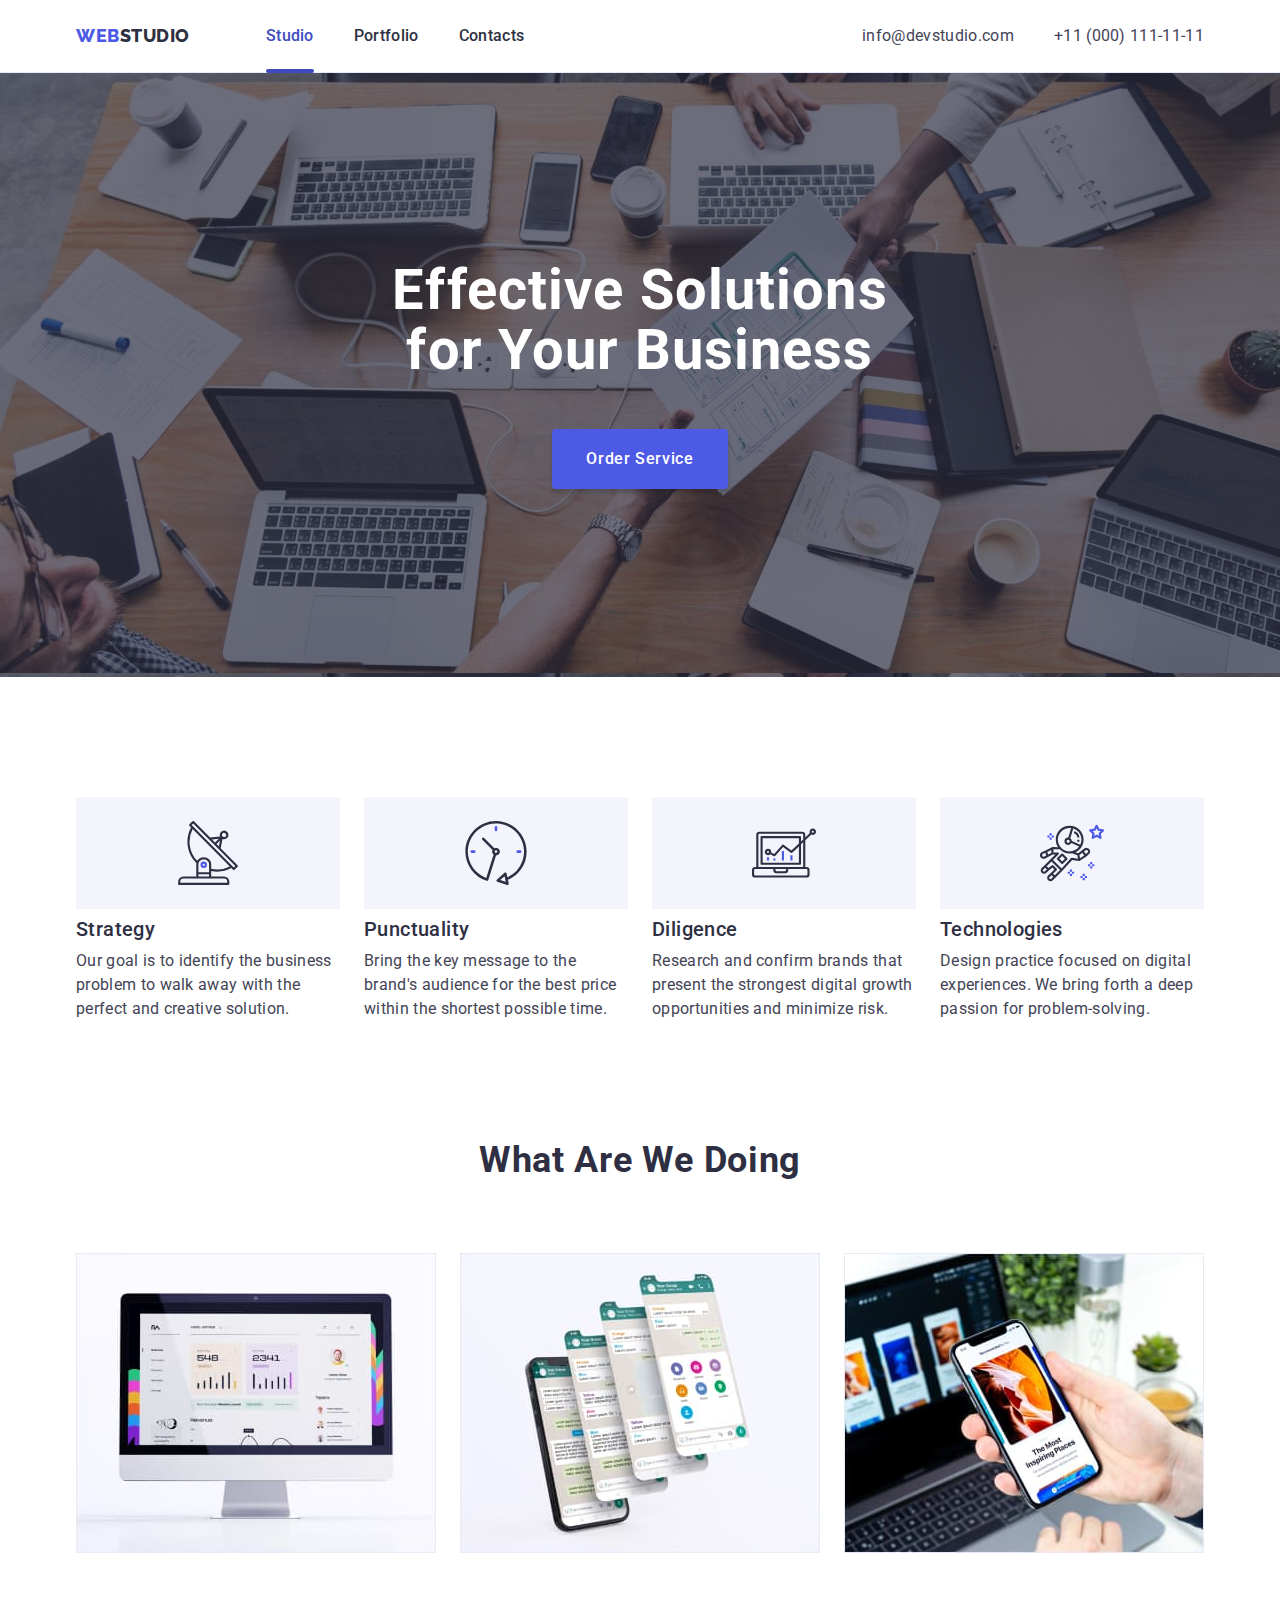
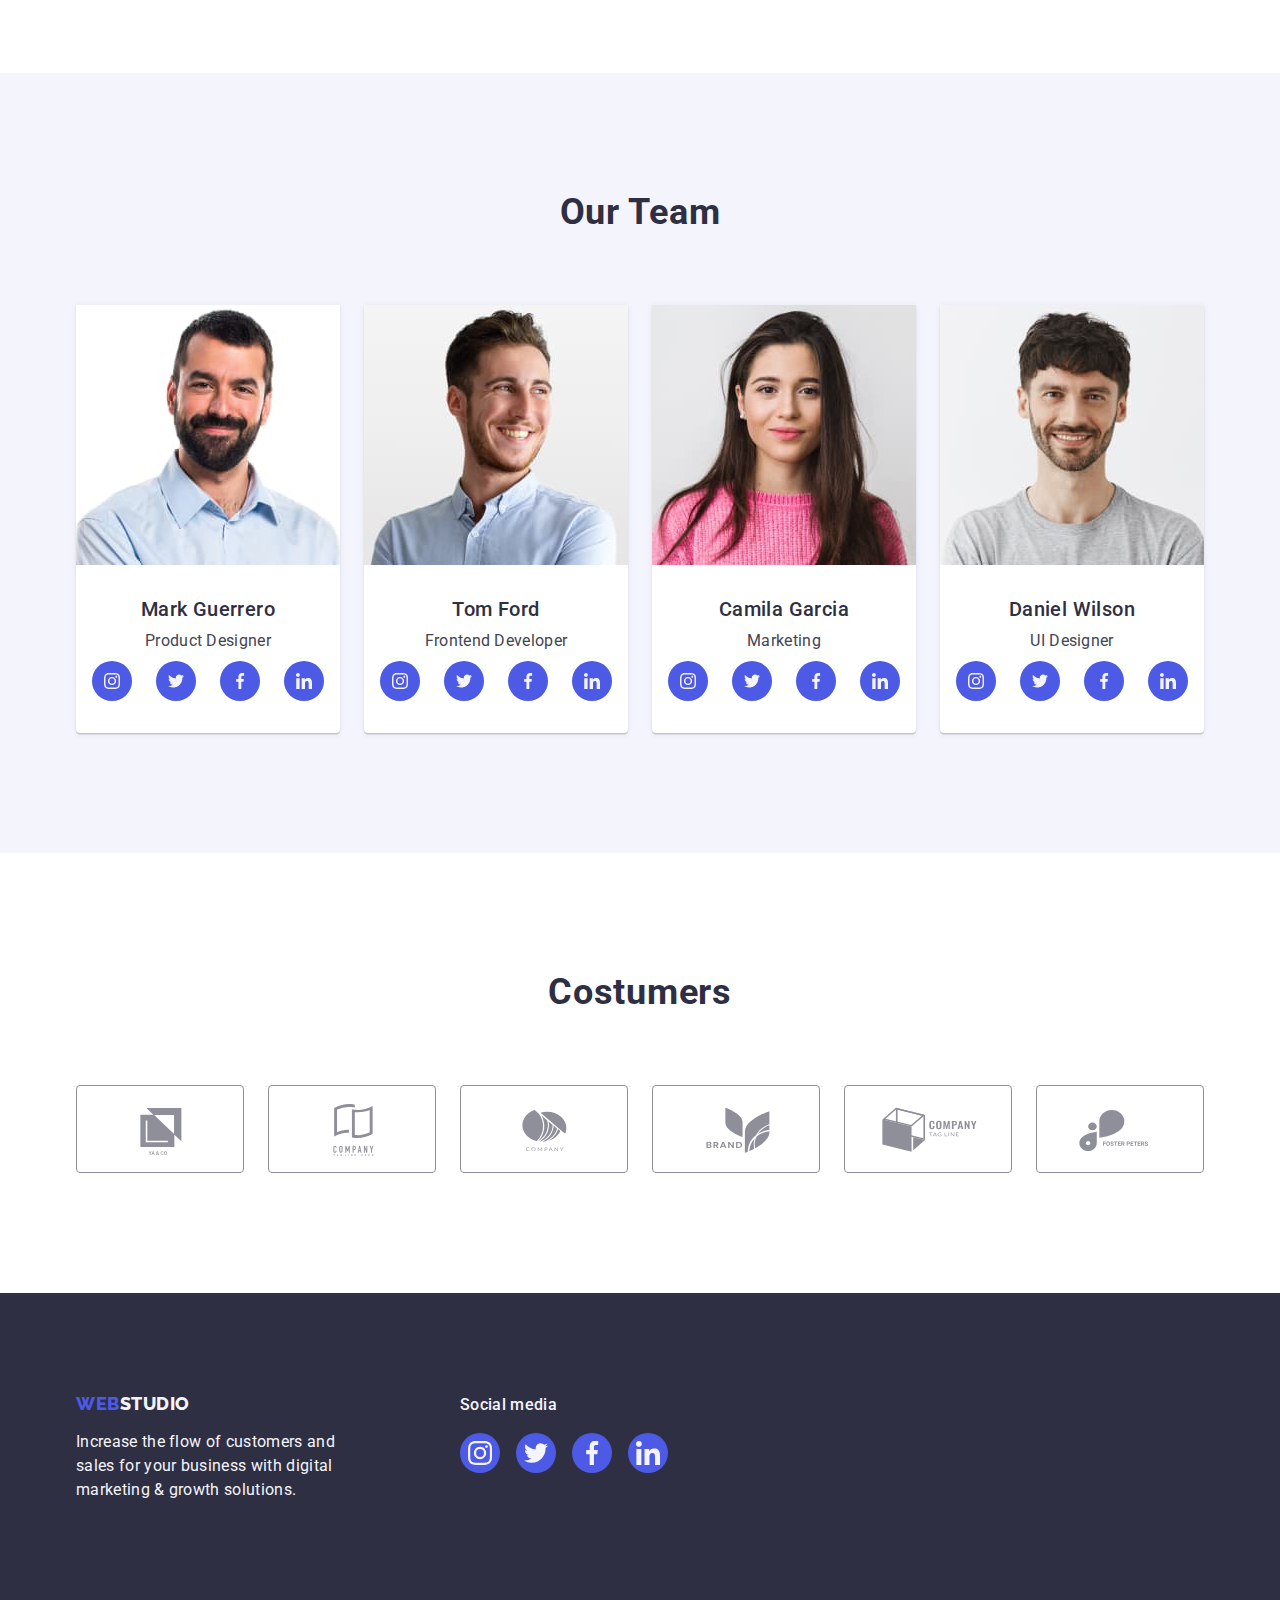
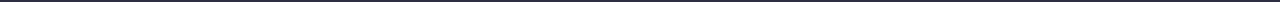
<file: index.html>
<!DOCTYPE html>
<html lang="en">

<head>
  <meta charset="UTF-8" />
  <meta http-equiv="X-UA-Compatible" content="IE=edge" />
  <meta name="viewport" content="width=device-width, initial-scale=1.0" />
  <link rel="stylesheet" href="https://cdn.jsdelivr.net/npm/modern-normalize@1.1.0/modern-normalize.min.css">
  <link rel="preconnect" href="https://fonts.googleapis.com" />
  <link rel="preconnect" href="https://fonts.gstatic.com" crossorigin />
  <link href="https://fonts.googleapis.com/css2?family=Raleway:wght@800&family=Roboto:wght@400;500;700;900&display=swap"
    rel="stylesheet" />
  <title>WEBSTUDIO</title>
  <link rel="stylesheet" href="./css/styles.css" />
</head>

<body>

  <!-- ХЕДЕР -->
  <header class="page-header">
    <div class="container container-header">
      <!-- НАВІГАЦІЯ -->
      <nav class="navigations">
        <a class="logo-heder link" href="">Web<span class="web">Studio</span></a>
        <ul class="list menu">
          <li class="menu-item">
            <a class="link menu-link active" href="./index.html">Studio</a>
          </li>
          <li class="menu-item">
            <a class="link menu-link" href="./portfolio.html">Portfolio</a>
          </li>
          <li class="menu-item">
            <a class="link menu-link" href="">Contacts</a>
          </li>
        </ul>
      </nav>
      <!-- АДРЕСА -->
      <address class="nav-cont">
        <ul class="nav-adress list">
          <li class="nav-adress-mail">
            <a class="nav-adress-link link mail" href="mailto:info@devstudio.com">info@devstudio.com</a>
          </li>
          <li class="nav-adress-tel">
            <a class="nav-adress-link link" href="tel:+110001111111">+11 (000) 111-11-11</a>
          </li>
        </ul>
      </address>
    </div>
  </header>
  <main>
    <!-- СЕКЦІЯ ГЕРОЙ -->
    <section class="section-hero">
      <div class="container">
        <h1 class="main-title">Effective Solutions for Your Business</h1>
        <button class="main-btn" data-modal-open type="button">Order Service</button>
      </div>
    </section>
    <!-- СЕКЦІЯ НАША ПОЛІТИКА -->
    <section class="section">
      <h2 class="policy visually-hidden">Our policy</h2>
      <div class="container cont-our-policy">
        <ul class="list policy-list">
          <li class="policy-item">
            <div class="policy-icons"><svg class="policy-icon" width="64" height="64">
                <use href="./images/icons.svg#icon-antenna-1"></use>
              </svg></div>
            <h3 class="list-our-policy">Strategy</h3>
            <p class="descr-our-policy">
              Our goal is to identify the business problem to walk away with the
              perfect and creative solution.
            </p>
          </li>
          <li class="policy-item">
            <div class="policy-icons"><svg class="policy-icon" width="64" height="64">
                <use href="./images/icons.svg#icon-clock-1"></use>
              </svg></div>
            <h3 class="list-our-policy">Punctuality</h3>
            <p class="descr-our-policy">
              Bring the key message to the brand's audience for the best price
              within the shortest possible time.
            </p>
          </li>
          <li class="policy-item">
            <div class="policy-icons"><svg class="policy-icon" width="64" height="64">
                <use href="./images/icons.svg#icon-diagram-1"></use>
              </svg></div>
            <h3 class="list-our-policy">Diligence</h3>
            <p class="descr-our-policy">
              Research and confirm brands that present the strongest digital
              growth opportunities and minimize risk.
            </p>
          </li>
          <li class="policy-item">
            <div class="policy-icons"><svg class="policy-icon" width="64" height="64">
                <use href="./images/icons.svg#icon-astronaut-1"></use>
              </svg></div>
            <h3 class="list-our-policy">Technologies</h3>
            <p class="descr-our-policy">
              Design practice focused on digital experiences. We bring forth a
              deep passion for problem-solving.
            </p>
          </li>
        </ul>
      </div>
    </section>
    <!-- СЕКЦІЯ КАРТИНОК, ЩО МИ РОБИМО -->
    <section class="section-work">

      <div class="container our-work">
        <h2 class="work">What are we doing</h2>
        <ul class="list work-list">
          <li class="pictiure-item">
            <img src="./images/photo-1.jpg" width="360" height="300" alt="monitor" />
          </li>
          <li class="pictiure-item">
            <img src="./images/photo-2.jpg" width="360" height="300" alt="mobile-screen" />
          </li>
          <li class="pictiure-item">
            <img src="./images/photo-3.jpg" width="360" height="300" alt="cellphone" />
          </li>
        </ul>
      </div>
    </section>
    <!-- СЕКЦІЯ НАША КОМАНДА -->
    <section class="section our-team">
      <div class="container our-team">
        <h2 class="team">Our Team</h2>
        <ul class="list team-list">
          <li class="employee">
            <img src="./images/mark-guerrero.jpg" width="264" height="260" alt="Mark Guerrero" />
            <div class="employee-position">
              <h3 class="team-name">Mark Guerrero</h3>
              <p class="position">Product Designer</p>
              <ul class="social-list">
                <li class="social-item list"><a class="social-link" href=""><svg class="social-icon" width="16px"
                      height="16px">
                      <use href="./images/icons.svg#icon-instagram-2"></use>
                    </svg></a></li>
                <li class="social-item list"><a class="social-link" href=""><svg class="social-icon" width="16px"
                      height="16px">
                      <use href="./images/icons.svg#icon-twitter-1"></use>
                    </svg></a></li>
                <li class="social-item list"><a class="social-link" href=""><svg class="social-icon" width="16px"
                      height="16px">
                      <use href="./images/icons.svg#icon-facebook-1"></use>
                    </svg></a></li>
                <li class="social-item list"><a class="social-link" href=""><svg class="social-icon" width="16px"
                      height="16px">
                      <use href="./images/icons.svg#icon-linkedin-1"></use>
                    </svg></a></li>
              </ul>
            </div>
          </li>
          <li class="employee">
            <img src="./images/tom-ford.jpg" width="264" height="260" alt="Tom Ford" />
            <div class="employee-position">
              <h3 class="team-name">Tom Ford</h3>
              <p class="position">Frontend Developer</p>
              <ul class="social-list">
                <li class="social-item list"><a class="social-link link-studio" href=""><svg class="social-icon"
                      width="16px" height="16px">
                      <use href="./images/icons.svg#icon-instagram-2"></use>
                    </svg></a></li>
                <li class="social-item list"><a class="social-link link-studio" href=""><svg class="social-icon"
                      width="16px" height="16px">
                      <use href="./images/icons.svg#icon-twitter-1"></use>
                    </svg></a></li>
                <li class="social-item list"><a class="social-link link-studio" href=""><svg class="social-icon"
                      width="16px" height="16px">
                      <use href="./images/icons.svg#icon-facebook-1"></use>
                    </svg></a></li>
                <li class="social-item list"><a class="social-link link-studio" href=""><svg class="social-icon"
                      width="16px" height="16px">
                      <use href="./images/icons.svg#icon-linkedin-1"></use>
                    </svg></a></li>
              </ul>
            </div>
          </li>
          <li class="employee">
            <img src="./images/camila-garzia.jpg" width="264" height="260" alt="Camila Garcia" />
            <div class="employee-position">
              <h3 class="team-name">Camila Garcia</h3>
              <p class="position">Marketing</p>
              <ul class="social-list">
                <li class="social-item list"><a class="social-link link-studio" href=""><svg class="social-icon"
                      width="16px" height="16px">
                      <use href="./images/icons.svg#icon-instagram-2"></use>
                    </svg></a></li>
                <li class="social-item list"><a class="social-link link-studio" href=""><svg class="social-icon"
                      width="16px" height="16px">
                      <use href="./images/icons.svg#icon-twitter-1"></use>
                    </svg></a></li>
                <li class="social-item list"><a class="social-link link-studio" href=""><svg class="social-icon"
                      width="16px" height="16px">
                      <use href="./images/icons.svg#icon-facebook-1"></use>
                    </svg></a></li>
                <li class="social-item list"><a class="social-link link-studio" href=""><svg class="social-icon"
                      width="16px" height="16px">
                      <use href="./images/icons.svg#icon-linkedin-1"></use>
                    </svg></a></li>
              </ul>
            </div>
          </li>
          <li class="employee">
            <img src="./images/daniel-wilson.jpg" width="264" height="260" alt="Daniel Wilson" />
            <div class="employee-position">
              <h3 class="team-name">Daniel Wilson</h3>
              <p class="position">UI Designer</p>
              <ul class="social-list">
                <li class="social-item list"><a class="social-link link-studio" href=""><svg class="social-icon"
                      width="16" height="16">
                      <use href="./images/icons.svg#icon-instagram-2"></use>
                    </svg></a></li>
                <li class="social-item list"><a class="social-link link-studio" href=""><svg class="social-icon"
                      width="16" height="16">
                      <use href="./images/icons.svg#icon-twitter-1"></use>
                    </svg></a></li>
                <li class="social-item list"><a class="social-link link-studio" href=""><svg class="social-icon"
                      width="16" height="16">
                      <use href="./images/icons.svg#icon-facebook-1"></use>
                    </svg></a></li>
                <li class="social-item list"><a class="social-link link-studio" href=""><svg class="social-icon"
                      width="16" height="16">
                      <use href="./images/icons.svg#icon-linkedin-1"></use>
                    </svg></a></li>
              </ul>
            </div>
          </li>
        </ul>
      </div>
    </section>
    <!-- ПОКУПЦІ -->
    <section class="section">
      <div class="container">
        <h2 class="costumers">Costumers</h2>
        <ul class="costumer-list list">
          <li class="costumer-item"><a class="costumer-link" href="">
              <svg class="costumer-icon" width="104" height="56">
                <use href="./images/icons.svg#icon-Logo-2"></use>
              </svg>
            </a></li>
          <li class="costumer-item"><a class="costumer-link" href="">
              <svg class="costumer-icon" width="104" height="56">
                <use href="./images/icons.svg#icon-Logo-3"></use>
              </svg>
            </a></li>
          <li class="costumer-item"><a class="costumer-link" href=""><svg class="costumer-icon" width="104" height="56">
                <use href="./images/icons.svg#icon-Logo-4"></use>
              </svg></a></li>
          <li class="costumer-item"><a class="costumer-link" href=""><svg class="costumer-icon" width="104" height="56">
                <use href="./images/icons.svg#icon-Logo-5"></use>
              </svg></a></li>
          <li class="costumer-item"><a class="costumer-link" href=""><svg class="costumer-icon" width="104" height="56">
                <use href="./images/icons.svg#icon-Logo-6"></use>
              </svg></a></li>
          <li class="costumer-item"><a class="costumer-link" href=""><svg class="costumer-icon" width="104" height="56">
                <use href="./images/icons.svg#icon-Logo-7"></use>
              </svg></a></li>
        </ul>
      </div>
    </section>
  </main>
  <!-- ФУТЕР -->
  <footer class="section-footer">
    <div class="container cont-footer">
      <div><a class="link logo-footer" href="">Web<span class="web-footer">Studio</span></a>
        <p class="footer-portfolio">
          Increase the flow of customers and sales for your business with digital
          marketing & growth solutions.
        </p>
      </div>
      <div class="media-footer-container">
        <p class="footer-media">Social media</p>
        <ul class="footer-social-list">
          <li class="social-item list"><a class="social-link link-footer" href=""><svg class="social-icon" width="24"
                height="24">
                <use href="./images/icons.svg#icon-instagram-2"></use>
              </svg></a></li>
          <li class="social-item list"><a class="social-link link-footer" href=""><svg class="social-icon" width="24"
                height="24">
                <use href="./images/icons.svg#icon-twitter-1"></use>
              </svg></a></li>
          <li class="social-item list"><a class="social-link link-footer" href=""><svg class="social-icon" width="24"
                height="24">
                <use href="./images/icons.svg#icon-facebook-1"></use>
              </svg></a></li>
          <li class="social-item list"><a class="social-link link-footer" href=""><svg class="social-icon" width="24"
                height="24">
                <use href="./images/icons.svg#icon-linkedin-1"></use>
              </svg></a></li>
        </ul>
      </div>
    </div>
  </footer>
  <div data-modal class="backdrop is-hidden">
    <div class="modal"><button type="button" data-modal-close class="modal-close-btn"><svg class="modal-icon" width="8"
          height="8">
          <use href="./images/icons.svg#icon-close-black"></use>
        </svg></button></div>
  </div>
  <script src="./js/modal.js"></script>
</body>

</html>
</file>
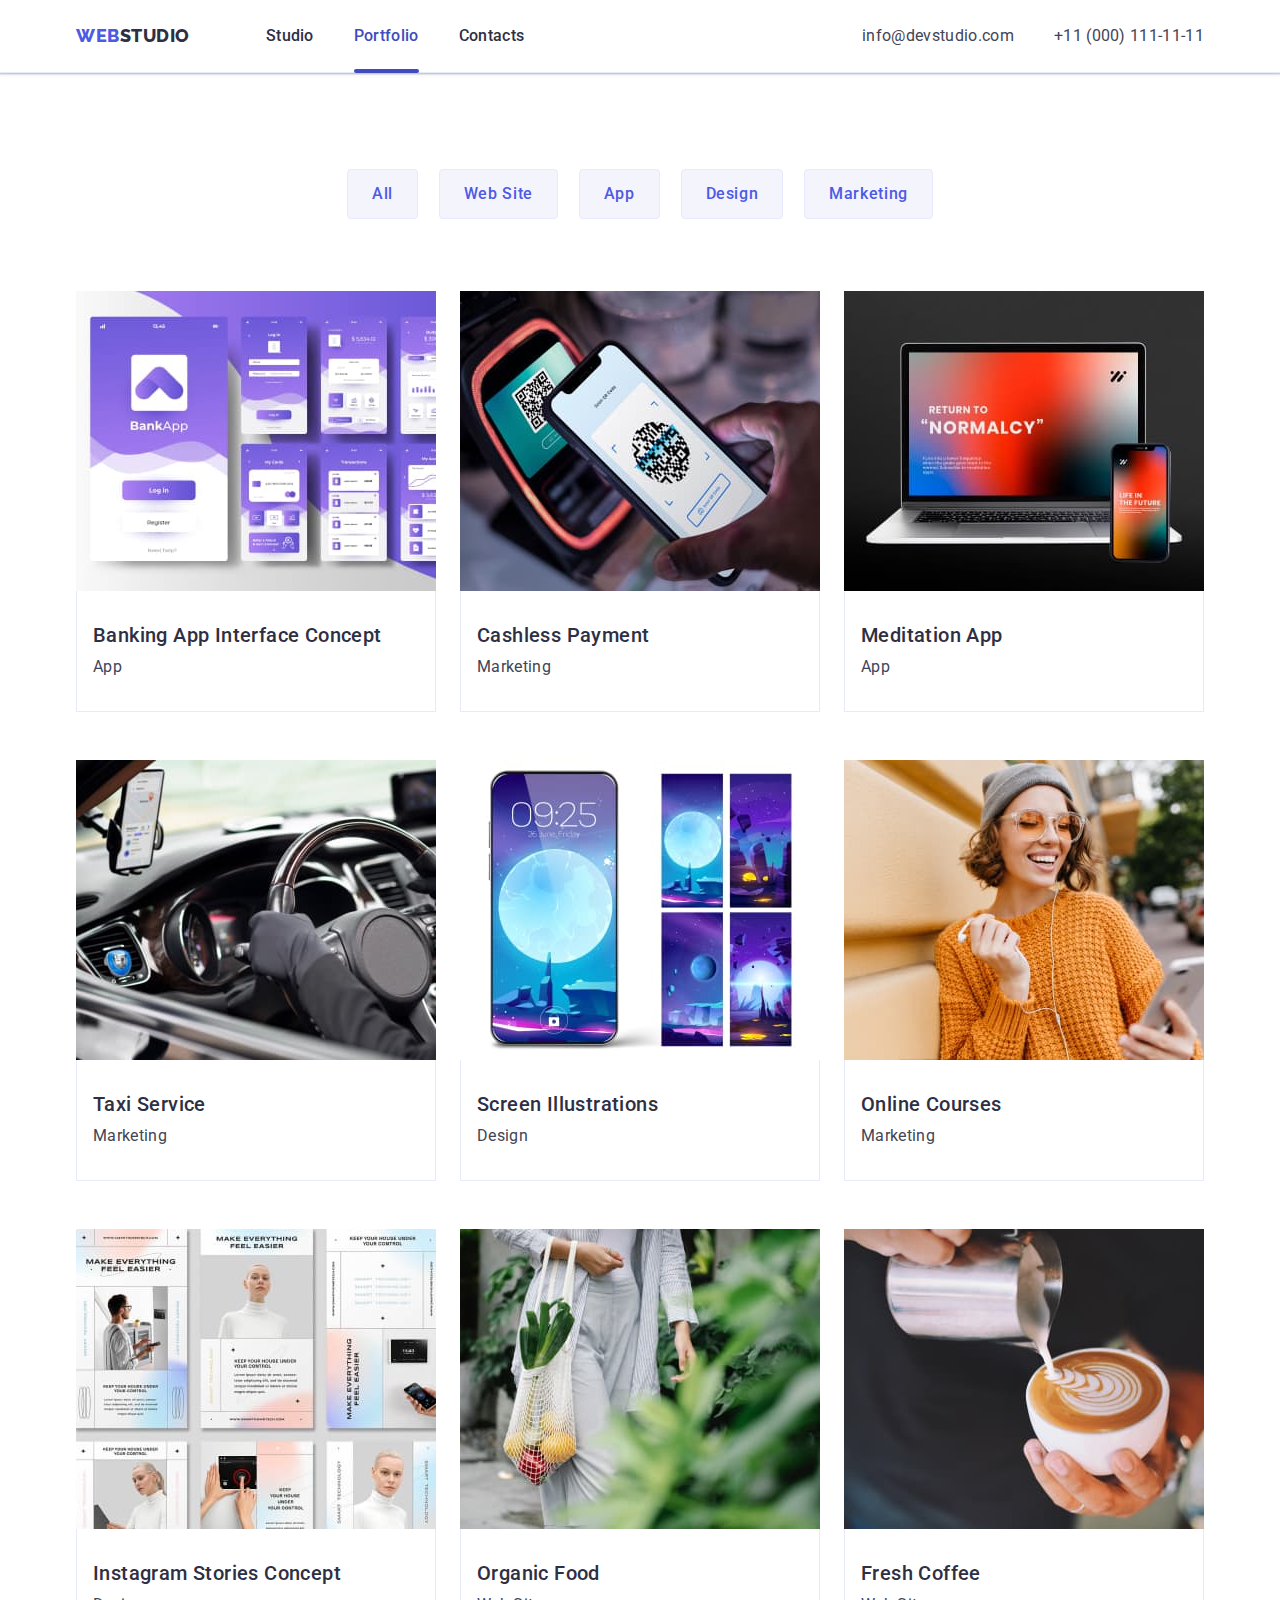
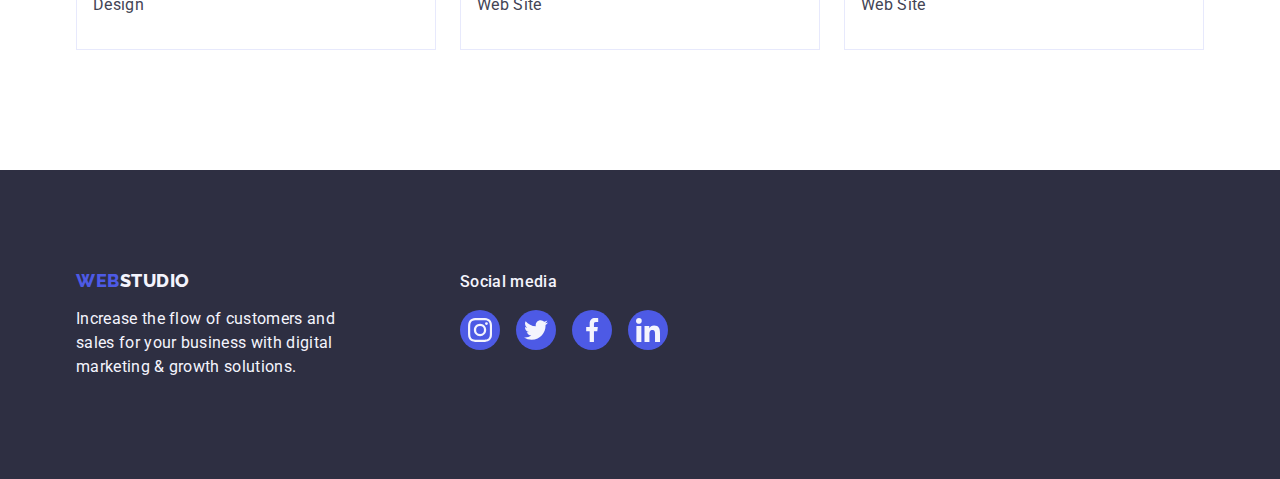
<file: portfolio.html>
<!DOCTYPE html>
<html lang="en">

<head>
  <meta charset="UTF-8" />
  <meta http-equiv="X-UA-Compatible" content="IE=edge" />
  <meta name="viewport" content="width=device-width, initial-scale=1.0" />
  <link rel="stylesheet" href="https://cdn.jsdelivr.net/npm/modern-normalize@1.1.0/modern-normalize.min.css">
  <link rel="preconnect" href="https://fonts.googleapis.com" />
  <link rel="preconnect" href="https://fonts.gstatic.com" crossorigin />
  <link href="https://fonts.googleapis.com/css2?family=Raleway:wght@800&family=Roboto:wght@400;500;700;900&display=swap"
    rel="stylesheet" />
  <link rel="stylesheet" href="./css/styles.css" />
  <title>Portfolio</title>
</head>

<body>
  <header class="page-header">
    <div class="container container-header">
      <nav class="navigations">
        <a class="logo-heder link" href="">Web<span class="web">Studio</span></a>
        <ul class="list menu">
          <li class="menu-item">
            <a class="link menu-link" href="./index.html">Studio</a>
          </li>
          <li class="menu-item">
            <a class="link menu-link active" href="./portfolio.html">Portfolio</a>
          </li>
          <li class="menu-item">
            <a class="link menu-link" href="">Contacts</a>
          </li>
        </ul>
      </nav>
      <address class="nav-cont">
        <ul class="nav-adress list">
          <li class="nav-adress-mail">
            <a class="nav-adress-link link mail" href="mailto:info@devstudio.com">info@devstudio.com</a>
          </li>
          <li class="nav-adress-tel">
            <a class="nav-adress-link link" href="tel:+110001111111">+11 (000) 111-11-11</a>
          </li>
        </ul>
      </address>
    </div>

  </header>
  <main>
    <section class="section-portfolio">
      <div class="container">
        <h1 class="visually-hidden">Products</h1>
        <ul class="list butums">
          <li><button class="btn-menu" type="button">All</button></li>
          <li><button class="btn-menu" type="button">Web Site</button></li>
          <li><button class="btn-menu" type="button">App</button></li>
          <li><button class="btn-menu" type="button">Design</button></li>
          <li><button class="btn-menu" type="button">Marketing</button></li>
        </ul>
        <ul class="list products">
          <li class="border-product">
            <a class="link product-link" href="">
              <div class="product-top-wrap"><img src="./images/banking-app.jpg" width="360" height="300"
                  alt="Banking App" />
                <div class="product-top-box">
                  <p class="product-top-text">14 Stylish and User-Friendly App Design Concepts · Task Manager App ·
                    Calorie
                    Tracker App · Exotic Fruit Ecommerce App ·
                    Cloud Storage App</p>
                </div>
              </div>
              <div class="product-names">
                <h2 class="produts-item">Banking App Interface Concept</h2>
                <p class="produts-descriptions">App</p>
              </div>
            </a>
          </li>
          <li class="border-product">
            <a class="link product-link" href="">
              <div class="product-top-wrap"><img src="./images/payment.jpg" width="360" height="300"
                  alt="Cashless Payment" />
                <div class="product-top-box">
                  <p class="product-top-text">14 Stylish and User-Friendly App Design Concepts · Task Manager App ·
                    Calorie
                    Tracker App · Exotic Fruit Ecommerce App ·
                    Cloud Storage App</p>
                </div>
              </div>
              <div class="product-names">
                <h2 class="produts-item">Cashless Payment</h2>
                <p class="produts-descriptions">Marketing</p>
              </div>

            </a>
          </li>
          <li class="border-product">
            <a class="link product-link" href="">
              <div class="product-top-wrap"><img src="./images/meditation-app.jpg" width="360" height="300"
                  alt="Meditation App" />
                <div class="product-top-box">
                  <p class="product-top-text">14 Stylish and User-Friendly App Design Concepts · Task Manager App ·
                    Calorie
                    Tracker App · Exotic Fruit Ecommerce App ·
                    Cloud Storage App</p>
                </div>
              </div>
              <div class="product-names">
                <h2 class="produts-item">Meditation App</h2>
                <p class="produts-descriptions">App</p>
              </div>

            </a>
          </li>
          <li class="border-product">
            <a class="link product-link" href="">
              <div class="product-top-wrap"><img src="./images/taxi.jpg" width="360" height="300" alt="Taxi Service" />
                <div class="product-top-box">
                  <p class="product-top-text">14 Stylish and User-Friendly App Design Concepts · Task Manager App ·
                    Calorie
                    Tracker App · Exotic Fruit Ecommerce App ·
                    Cloud Storage App</p>
                </div>
              </div>

              <div class="product-names">
                <h2 class="produts-item">Taxi Service</h2>
                <p class="produts-descriptions">Marketing</p>
              </div>

            </a>
          </li>
          <li class="border-product">
            <a class="link product-link" href="">
              <div class="product-top-wrap"><img src="./images/screen.jpg" width="360" height="300"
                  alt="Screen Illustrations" />
                <div class="product-top-box">
                  <p class="product-top-text">14 Stylish and User-Friendly App Design Concepts · Task Manager App ·
                    Calorie
                    Tracker App · Exotic Fruit Ecommerce App ·
                    Cloud Storage App</p>
                </div>
              </div>
              <div class="product-names">
                <h2 class="produts-item">Screen Illustrations</h2>
                <p class="produts-descriptions">Design</p>
              </div>
            </a>
          </li>
          <li class="border-product">
            <a class="link product-link" href="">
              <div class="product-top-wrap"><img src="./images/online-courses.jpg" width="360" height="300"
                  alt="Online Courses" />
                <div class="product-top-box">
                  <p class="product-top-text">14 Stylish and User-Friendly App Design Concepts · Task Manager App ·
                    Calorie
                    Tracker App · Exotic Fruit Ecommerce App ·
                    Cloud Storage App</p>
                </div>
              </div>
              <div class="product-names">
                <h2 class="produts-item">Online Courses</h2>
                <p class="produts-descriptions">Marketing</p>
              </div>
            </a>
          </li>
          <li class="border-product">
            <a class="link product-link" href="">
              <div class="product-top-wrap"><img src="./images/instagram.jpg" width="360" height="300"
                  alt="Instagram" />
                <div class="product-top-box">
                  <p class="product-top-text">14 Stylish and User-Friendly App Design Concepts · Task Manager App ·
                    Calorie
                    Tracker App · Exotic Fruit Ecommerce App ·
                    Cloud Storage App</p>
                </div>
              </div>
              <div class="product-names">
                <h2 class="produts-item">Instagram Stories Concept</h2>
                <p class="produts-descriptions">Design</p>
              </div>
            </a>
          </li>
          <li class="border-product">
            <a class="link product-link" href="">
              <div class="product-top-wrap"><img src="./images/food.jpg" width="360" height="300" alt="Organic Food" />
                <div class="product-top-box">
                  <p class="product-top-text">14 Stylish and User-Friendly App Design Concepts · Task Manager App ·
                    Calorie
                    Tracker App · Exotic Fruit Ecommerce App ·
                    Cloud Storage App</p>
                </div>
              </div>
              <div class="product-names">
                <h2 class="produts-item">Organic Food</h2>
                <p class="produts-descriptions">Web Site</p>
              </div>
            </a>
          </li>
          <li class="border-product">
            <a class="link product-link" href="">
              <div class="product-top-wrap"><img src="./images/cofee.jpg" width="360" height="300" alt="Fresh Coffee" />
                <div class="product-top-box">
                  <p class="product-top-text">14 Stylish and User-Friendly App Design Concepts · Task Manager App ·
                    Calorie
                    Tracker App · Exotic Fruit Ecommerce App ·
                    Cloud Storage App</p>
                </div>
              </div>
              <div class="product-names">
                <h2 class="produts-item">Fresh
                  Coffee</h2>
                <p class="produts-descriptions">Web Site</p>
              </div>
            </a>
          </li>
        </ul>
      </div>
    </section>
  </main>
  <footer class="section-footer">
    <div class="container cont-footer">
      <div><a class="link logo-footer" href="">Web<span class="web-footer">Studio</span></a>
        <p class="footer-portfolio">
          Increase the flow of customers and sales for your business with digital
          marketing & growth solutions.
        </p>
      </div>
      <div class="media-footer-container">
        <p class="footer-media">Social media</p>
        <ul class="footer-social-list">
          <li class="social-item list"><a class="social-link link-footer" href=""><svg class="social-icon" width="24"
                height="24">
                <use href="./images/icons.svg#icon-instagram-2"></use>
              </svg></a></li>
          <li class="social-item list"><a class="social-link link-footer" href=""><svg class="social-icon" width="24"
                height="24">
                <use href="./images/icons.svg#icon-twitter-1"></use>
              </svg></a></li>
          <li class="social-item list"><a class="social-link link-footer" href=""><svg class="social-icon" width="24"
                height="24">
                <use href="./images/icons.svg#icon-facebook-1"></use>
              </svg></a></li>
          <li class="social-item list"><a class="social-link link-footer" href=""><svg class="social-icon" width="24"
                height="24">
                <use href="./images/icons.svg#icon-linkedin-1"></use>
              </svg></a></li>
        </ul>
      </div>
    </div>
  </footer>
</body>

</html>
</file>
<file: css/styles.css>
/* ЗАГАЛЬНЕ */

:root {
  --primary-text-color: #2e2f42;
  --secondary-text-color: #434455;
  --active-color: #404bbf;
  --button-background: #4d5ae5;
  /* --background-section: #e5e5e5; */
}
h1,
h2,
h3,
h4,
p {
  margin-top: 0;
  margin-bottom: 0;
}
ul {
  margin-top: 0;
  margin-bottom: 0;
  padding-left: 0;
}
button {
  cursor: pointer;
}

.list {
  list-style: none;
}
.link {
  text-decoration: none;
}
body {
  font-family: "Roboto", sans-serif;
  color: #434455;
}
.container {
  width: 1158px;
  margin-left: auto;
  margin-right: auto;
  padding-left: 15px;
  padding-right: 15px;
}

img {
  display: block;
}
.visually-hidden {
  position: absolute;
  white-space: nowrap;
  width: 1px;
  height: 1px;
  overflow: hidden;
  border: 0;
  padding: 0;
  clip: rect(0 0 0 0);
  clip-path: inset(50%);
  margin: -1px;
}

/* ХЕДЕР */
.page-header {
  padding-top: 24px;
  padding-bottom: 24px;
  border-bottom: 1px solid #e7e9fc;
  box-shadow: 0px 2px 1px rgba(46, 47, 66, 0.08),
    0px 1px 1px rgba(46, 47, 66, 0.16), 0px 1px 6px rgba(46, 47, 66, 0.08);
}
.logo-heder {
  font-family: "Raleway", sans-serif;
  font-style: normal;
  font-weight: 800;
  font-size: 18px;
  line-height: 1.17;
  display: flex;
  align-items: center;
  letter-spacing: 0.03em;
  text-transform: uppercase;
  color: var(--button-background);
  margin-right: 76px;
}
.web {
  color: var(--primary-text-color);
}
.menu-link {
  font-family: inherit;
  font-style: normal;
  font-weight: 500;
  font-size: 16px;
  line-height: 1.5;
  letter-spacing: 0.02em;
  color: var(--primary-text-color);
  transition: color 250ms cubic-bezier(0.4, 0, 0.2, 1);
}
.menu-link:hover,
.menu-link:focus {
  color: var(--active-color);
}
.nav-cont {
  font-style: normal;
  margin-left: auto;
}
.nav-adress-link {
  font-family: "Roboto";
  font-style: normal;
  font-weight: 400;
  font-size: 16px;
  line-height: 1.5;
  letter-spacing: 0.02em;
  color: var(--secondary-text-color);
  transition: color 250ms cubic-bezier(0.4, 0, 0.2, 1);
}

.nav-adress-link:hover,
.nav-adress-link:focus {
  color: var(--active-color);
}
.container-header {
  display: flex;
}
.navigations {
  display: flex;
  align-items: center;
}
.menu {
  display: flex;
  align-items: center;
}
.nav-adress {
  display: flex;
  align-items: center;
}
.menu-item:not(:last-child) {
  margin-right: 40px;
}
.nav-adress-mail {
  margin-right: 40px;
}
.active {
  position: relative;
  color: var(--active-color);
}
.active::after {
  content: "";
  width: 100%;
  height: 4px;
  border-radius: 2px;
  background-color: var(--active-color);
  position: absolute;
  left: 0;
  bottom: -28px;
}
/* MAIN */
.section-work {
  padding-bottom: 120px;
}

.section-portfolio {
  padding-top: 96px;
  padding-bottom: 120px;
}
.section {
  padding-top: 120px;
  padding-bottom: 120px;
}
/* СЕКЦІЯ ГЕРОЙ */

.section-hero {
  background-color: var(--primary-text-color);
  padding-bottom: 188px;
  padding-top: 188px;
  background-image: linear-gradient(
      rgba(46, 47, 66, 0.7),
      rgba(46, 47, 66, 0.7)
    ),
    url(../images/people-office\ 1.jpg);
  max-width: 1440px;
  margin: 0 auto;
}
.main-title {
  font-weight: 700;
  font-size: 56px;
  line-height: 1.07;
  text-align: center;
  letter-spacing: 0.02em;
  color: #ffffff;
  margin-left: auto;
  margin-right: auto;
  margin-bottom: 48px;
  width: 496px;
}
.main-btn {
  font-family: "Roboto", sans-serif;
  font-weight: 500;
  font-size: 16px;
  line-height: 1.5;
  letter-spacing: 0.04em;
  color: #ffffff;
  background: var(--button-background);
  cursor: pointer;
  box-shadow: 0px 4px 4px rgba(0, 0, 0, 0.15);
  border-radius: 4px;
  border-color: transparent;
  padding: 16px 32px;
  display: block;
  margin-left: auto;
  margin-right: auto;
  transition: background-color 250ms cubic-bezier(0.4, 0, 0.2, 1);
}
.main-btn:hover,
.main-btn:focus {
  background-color: var(--active-color);
}
/* НАША  ПОЛІТИКА */
.policy-item:not(:last-child) {
  margin-right: 24px;
}
.list-our-policy {
  font-weight: 500;
  font-size: 20px;
  line-height: 1.2;
  letter-spacing: 0.02em;
  color: var(--primary-text-color);
  margin-bottom: 8px;
}
.descr-our-policy {
  font-size: 16px;
  line-height: 1.5;
  letter-spacing: 0.02em;
}
.policy-list {
  display: flex;
  justify-content: center;
}
.policy-item {
  width: 264px;
}
.policy-icons {
  width: 264px;
  height: 112px;
  background-color: #f4f4fd;
  display: flex;
  align-items: center;
  justify-content: center;
  margin-bottom: 8px;
}
.policy-icon {
}
/* СЕКЦІЯ КАРТИНОК, ЩО МИ РОБИМО */
.our-work {
  /* padding-top: 120px; */
}
.pictiure-item:not(:last-child) {
  margin-right: 24px;
}
.work {
  font-weight: 700;
  font-size: 36px;
  line-height: 1.11;
  text-align: center;
  letter-spacing: 0.02em;
  text-transform: capitalize;
  color: var(--primary-text-color);
}
.work-list {
  display: flex;
  margin-top: 72px;
  justify-content: center;
}
/* СЕКЦІЯ НАША КОМАНДА */
.our-team {
  background-color: #f4f4fd;
}
.team {
  font-weight: 700;
  font-size: 36px;
  line-height: 1.11;
  text-align: center;
  letter-spacing: 0.02em;
  text-transform: capitalize;
  color: var(--primary-text-color);
}
.employee-position {
  padding-top: 32px;
  padding-bottom: 32px;
}
.team-name {
  font-weight: 500;
  font-size: 20px;
  line-height: 1.2;
  text-align: center;
  letter-spacing: 0.02em;
  color: var(--primary-text-color);
}
.employee {
  background: #ffffff;
  box-shadow: 0px 1px 6px rgba(46, 47, 66, 0.08),
    0px 1px 1px rgba(46, 47, 66, 0.16), 0px 2px 1px rgba(46, 47, 66, 0.08);
  border-radius: 0px 0px 4px 4px;
}
.position {
  font-size: 16px;
  line-height: 1.5;
  text-align: center;
  letter-spacing: 0.02em;
  margin-top: 8px;
  margin-bottom: 8px;
}
.team-list {
  display: flex;
  justify-content: center;
  margin-top: 72px;
  column-gap: 24px;
  margin-left: auto;
  margin-right: auto;
}
.social-list {
  display: flex;
  justify-content: center;
  gap: 24px;
}
.social-item {
  width: 40px;
  height: 40px;
}
.social-link {
  width: 100%;
  height: 100%;
  border-radius: 50%;
  background-color: var(--button-background);
  display: flex;
  justify-content: center;
  align-items: center;
  transition: background-color 250ms cubic-bezier(0.4, 0, 0.2, 1);
}
.social-link:hover,
.social-link:focus {
  background-color: var(--active-color);
}

/* ПОКУПЦІ */
.costumer-list {
  display: flex;
  gap: 24px;
}
.costumer-item {
  width: 168px;
  height: 88px;
  display: flex;
  justify-content: center;
  align-items: center;
}
.costumer-link {
  width: 100%;
  height: 100%;
  border: 1px solid #8e8f99;
  border-radius: 4px;
  display: flex;
  justify-content: center;
  align-items: center;
  color: #8e8f99;
  transition: color 250ms cubic-bezier(0.4, 0, 0.2, 1),
    border-color 250ms cubic-bezier(0.4, 0, 0.2, 1);
}
.costumer-link:hover,
.costumer-link:focus {
  border-color: var(--active-color);
  color: var(--active-color);
}
.costumer-icon {
  width: 104px;
  height: 56px;
  fill: currentColor;
}
.costumer-icon:hover,
.costumer-icon:focus {
  fill: var(--active-color);
}
.costumers {
  margin-bottom: 72px;
  text-align: center;
  font-weight: 700;
  font-size: 36px;
  line-height: 1.11;
  letter-spacing: 0.02em;
  text-transform: capitalize;
  color: var(--primary-text-color);
}
/* MAIN PORTFOLIO */

/* КНОПКИ */
.butums {
  display: flex;
  width: 586px;
  justify-content: space-between;
  margin-left: auto;
  margin-right: auto;
  margin-bottom: 72px;
}
.btn-menu {
  font-family: "Roboto", sans-serif;
  font-weight: 500;
  font-size: 16px;
  line-height: 1.5;
  display: flex;
  align-items: center;
  text-align: center;
  letter-spacing: 0.04em;
  color: var(--button-background);
  cursor: pointer;
  padding-top: 12px;
  padding-right: 24px;
  padding-bottom: 12px;
  padding-left: 24px;
  background: #f4f4fd;
  border: 1px solid #e7e9fc;
  border-radius: 4px;
  transition: color 250ms cubic-bezier(0.4, 0, 0.2, 1),
    background-color 250ms cubic-bezier(0.4, 0, 0.2, 1),
    border-color 250ms cubic-bezier(0.4, 0, 0.2, 1),
    box-shadow 250ms cubic-bezier(0.4, 0, 0.2, 1);
}
.btn-menu:hover,
.btn-menu:focus {
  color: #ffffff;
  background-color: var(--active-color);
  border-color: transparent;
  box-shadow: 0px 3px 1px rgba(0, 0, 0, 0.1), 0px 2px 1px rgba(0, 0, 0, 0.08),
    0px 2px 2px rgba(0, 0, 0, 0.12);
}

/* Продукти */
.product-names {
  padding-top: 32px;
  padding-bottom: 32px;
  padding-left: 16px;
  border-left: 1px solid #e7e9fc;
  border-right: 1px solid #e7e9fc;
  border-bottom: 1px solid #e7e9fc;
  /* width: 360px; */
}
.cont-products {
  margin-top: 72px;
}
.list-item {
  width: 360px;
}
.border-product {
  width: 360px;
  background: #ffffff;
}
.products {
  display: flex;
  flex-wrap: wrap;
  row-gap: 48px;
  column-gap: 24px;
}
.produts-item {
  font-style: normal;
  font-weight: 500;
  font-size: 20px;
  line-height: 1.2;
  letter-spacing: 0.02em;
  color: var(--primary-text-color);
  margin-bottom: 8px;
}
.produts-descriptions {
  font-size: 16px;
  line-height: 1.5;
  letter-spacing: 0.02em;
  color: var(--secondary-text-color);
}
.product-link {
  display: block;
  transition: box-shadow 250ms cubic-bezier(0.4, 0, 0.2, 1);
}
.product-link:hover,
.product-link:focus {
  box-shadow: 0px 1px 6px rgba(46, 47, 66, 0.08),
    0px 1px 1px rgba(46, 47, 66, 0.16), 0px 2px 1px rgba(46, 47, 66, 0.08);
}
.product-link:hover .product-top-box,
.product-link:focus .product-top-box {
  transform: translate(0);
}

.product-top-text {
  font-family: "Roboto";
  font-style: normal;
  font-weight: 400;
  font-size: 16px;
  line-height: 1.5;
  letter-spacing: 0.02em;
  color: #f4f4fd;
}
.product-top-box {
  position: absolute;
  top: 0;
  background-color: var(--button-background);
  height: 100%;
  padding: 40px 32px;
  transform: translateY(100%);
  transition: transform 250ms cubic-bezier(0.4, 0, 0.2, 1);
}
.product-top-wrap {
  position: relative;
  overflow: hidden;
}
/* ФУТЕР */

.footer-portfolio {
  font-size: 16px;
  line-height: 1.5;
  letter-spacing: 0.02em;
  color: #f4f4fd;
  margin-top: 16px;
  width: 264px;
}
.section-footer {
  padding-top: 100px;
  padding-bottom: 100px;
  background-color: var(--primary-text-color);
}
.web-footer {
  color: #f4f4fd;
}
.logo-footer {
  font-family: "Raleway", sans-serif;
  font-style: normal;
  font-weight: 800;
  font-size: 18px;
  line-height: 1.17;
  letter-spacing: 0.03em;
  text-transform: uppercase;
  color: var(--button-background);
}
.cont-footer {
  display: flex;
}
.media-footer-container {
  margin-left: 120px;
  align-items: center;
}
.footer-social-list {
  display: flex;
  gap: 16px;
}
.footer-media {
  margin-bottom: 16px;
  font-weight: 500;
  font-size: 16px;
  line-height: 1.5;
  letter-spacing: 0.02em;
  color: #f4f4fd;
}
.link-footer:hover,
.link-footer:focus {
  background-color: #31d0aa;
}
/* МОДАЛЬНЕ ВІКНО */
.backdrop {
  position: fixed;
  top: 0;
  width: 100%;
  height: 100%;
  background-color: rgba(46, 47, 66, 0.4);
  transition: opacity 250ms cubic-bezier(0.4, 0, 0.2, 1),
    visibility 250ms cubic-bezier(0.4, 0, 0.2, 1);
}
.modal {
  width: 408px;
  min-height: 576px;
  background-color: #fcfcfc;
  border-radius: 4px;
  position: absolute;
  top: 50%;
  left: 50%;
  transform: translate(-50%, -50%) scale(1);
  transition: 250ms cubic-bezier(0.4, 0, 0.2, 1);
  padding: 24px;
}
.modal-close-btn {
  display: flex;
  margin-left: auto;
  border-radius: 50%;
  border: 1px solid rgba(0, 0, 0, 0.1);
  width: 24px;
  height: 24px;
  background-color: #e7e9fc;
  justify-content: center;
  align-items: center;
  transition: background-color 250ms cubic-bezier(0.4, 0, 0.2, 1);
}
.modal-close-btn:hover,
.modal-close-btn:focus {
  background-color: var(--active-color);
}

.is-hidden {
  visibility: hidden;
  opacity: 0;
  pointer-events: none;
}
.backdrop.is-hidden .modal {
  transform: translate(-50%, -50%) scale(0) rotate(-90deg);
}
</file>
